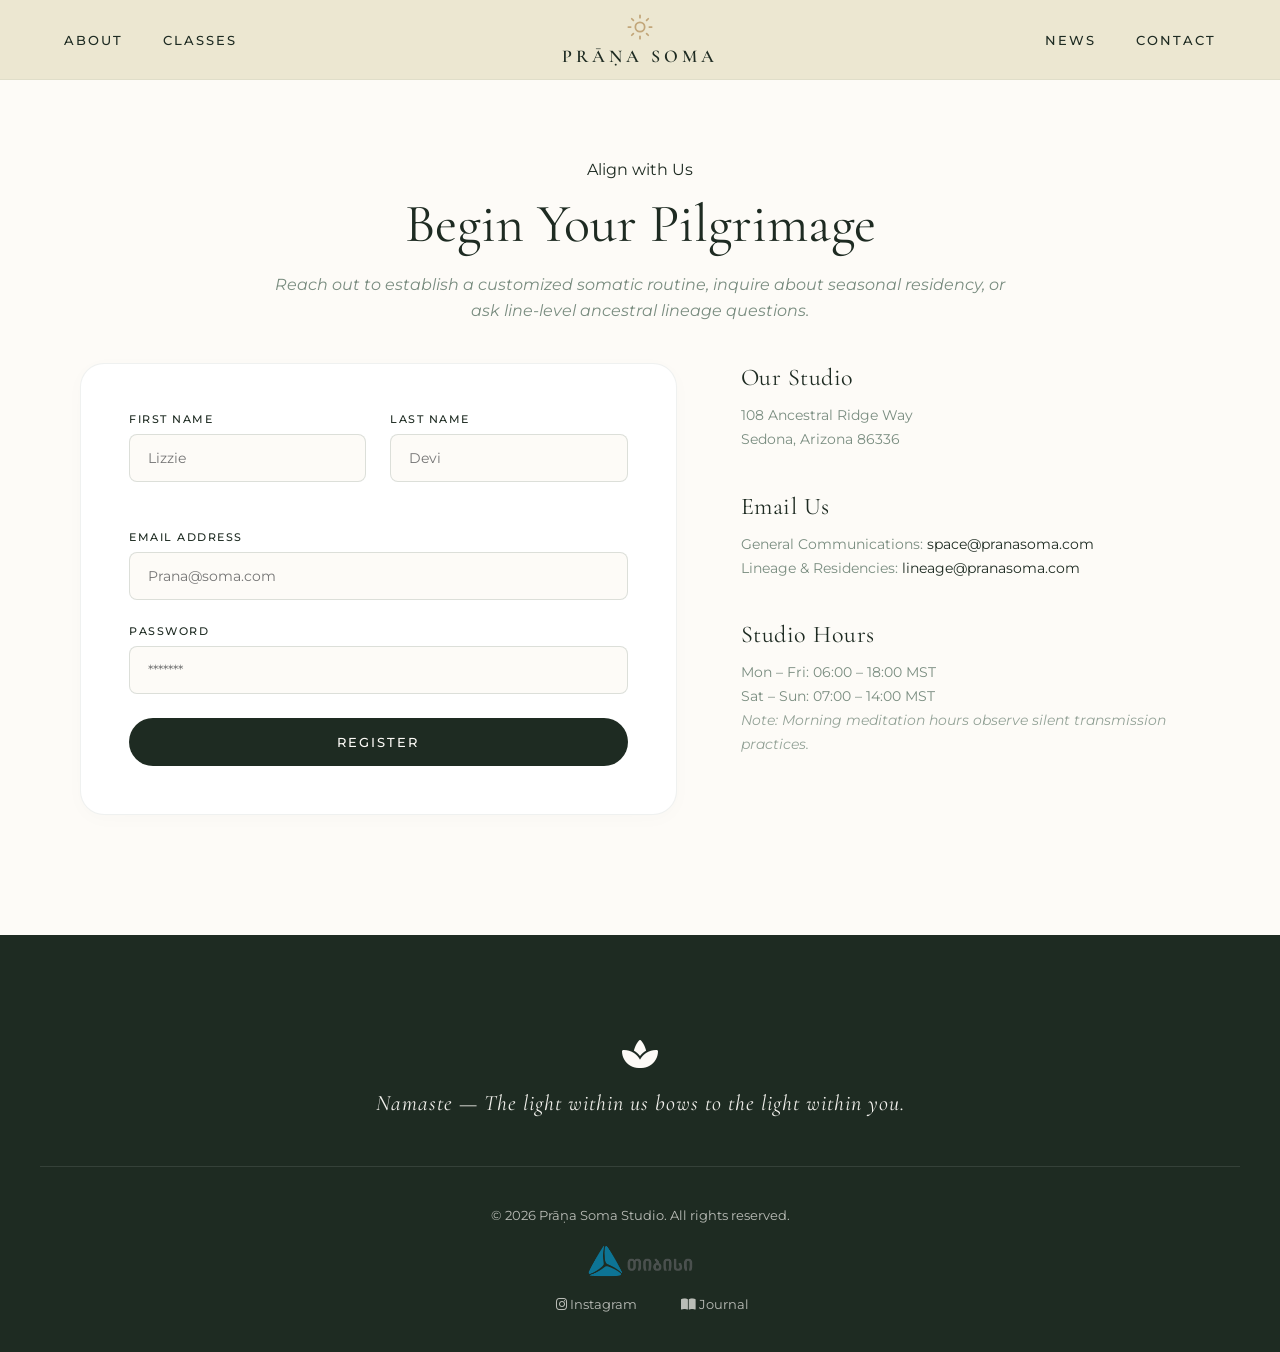
<file: contact.html>
<!DOCTYPE html>
<html lang="en">
<head>
    <meta charset="UTF-8">
    <meta name="viewport" content="width=device-width, initial-scale=1.0">
    <title>Connect | Prāṇa Soma Sanctuary</title>
    <link rel="stylesheet" href="https://cdnjs.cloudflare.com/ajax/libs/font-awesome/6.5.1/css/all.min.css" crossorigin="anonymous" referrerpolicy="no-referrer" />
    <link rel="preconnect" href="https://fonts.googleapis.com">
    <link rel="preconnect" href="https://fonts.gstatic.com" crossorigin>
    <link href="https://fonts.googleapis.com/css2?family=Cormorant+Garamond:ital,wght@0,400;0,500;1,400&family=Montserrat:wght@300;400;500&display=swap" rel="stylesheet">
    <link rel="stylesheet" href="./styles/contact.css">
</head>
<body>


   <header>
        <div class="nav-container">
            <div class="nav-links left-links">
                <a href="about.html">About</a>
                <a href="class.html">Classes</a>
            </div>
            
            <div class="logo-wrapper">
                <a href="index.html" class="sun-logo" aria-label="Prāṇa Soma Home">
                    <svg viewBox="0 0 24 24" fill="none" stroke="currentColor" stroke-width="1.5" stroke-linecap="round" stroke-linejoin="round">
                        <circle cx="12" cy="12" r="4"></circle>
                        <path d="M12 2v2M12 20v2M4.93 4.93l1.41 1.41M17.66 17.66l1.41 1.41M2 12h2M20 12h2M6.34 17.66l-1.41 1.41M19.07 4.93l-1.41 1.41"></path>
                    </svg>
                    <span class="studio-name" href="index.html">PRĀṆA SOMA</span>
                </a>
            </div>

            <div class="nav-links right-links">
                <a href="news.html">News</a>
                <a href="contact.html">Contact</a>
            </div>
        </div>
    </header>


    <main class="contact-wrapper">

        <section class="contact-intro">
            <div class="container-mid">
                <span class="decorator-text">Align with Us</span>
                <h1>Begin Your Pilgrimage</h1>
                <p class="contact-subtitle">Reach out to establish a customized somatic routine, inquire about seasonal residency, or ask line-level ancestral lineage questions.</p>
            </div>
        </section>

     
        <section class="container-wide">
            <div class="contact-split-layout">
                
            
                <div class="form-card">
                    <form action="#" method="POST">
                        <div class="form-group-row">
                            <div class="form-group">
                                <label for="fname">First Name</label>
                                <input type="text" id="fname" name="fname" required placeholder="Lizzie">
                            </div>
                            <div class="form-group">
                                <label for="lname">Last Name</label>
                                <input type="text" id="lname" name="lname" required placeholder="Devi">
                            </div>
                        </div>
                        <div class="form-group">
                            <label for="email">Email Address</label>
                            <input type="email" id="email" name="email" required placeholder="Prana@soma.com">
                        </div>
                        <div class="form-group">
                            <label for="email">Password</label>
                            <input type="email" id="Password" name="Password" required placeholder="*******">
                        </div>
                        <button type="submit" class="btn-submit">Register</button>
                    </form>
                </div>

       
                <div class="directory-pane">
                    <div class="info-block">
                        <h4>Our Studio</h4>
                        <p>108 Ancestral Ridge Way</p>
                        <p>Sedona, Arizona 86336</p>
                    </div>
                    <div class="info-block">
                        <h4>Email Us</h4>
                        <p>General Communications: <a href="mailto:space@pranasoma.com">space@pranasoma.com</a></p>
                        <p>Lineage & Residencies: <a href="mailto:lineage@pranasoma.com">lineage@pranasoma.com</a></p>
                    </div>
                    <div class="info-block">
                        <h4>Studio Hours</h4>
                        <p>Mon – Fri: 06:00 – 18:00 MST</p>
                        <p>Sat – Sun: 07:00 – 14:00 MST</p>
                        <p class="silent-note">Note: Morning meditation hours observe silent transmission practices.</p>
                    </div>
                </div>

            </div>
        </section>
    </main>

   
   <footer>
        <div class="footer-content">
            <div class="namaste-sign">
                <span class="icon-wrapper"><i class="fa-solid fa-spa"></i></span>
                <p class="namaste-text">Namaste — The light within us bows to the light within you.</p>
            </div>
            <hr class="footer-divider">
            <div class="footer-meta">
                <p class="copy">&copy; 2026 Prāṇa Soma Studio. All rights reserved.</p>
                <div class="footer-right-group">
                    <a href="https://www.tbcbank.ge" target="_blank" rel="noopener noreferrer" class="footer-logo-link" aria-label="Visit TBC Bank Ecosystem">
                     <div class="footer-logo-wrapper">
                        <img src="./images/თიბისი.png" alt="Prāṇa Soma Placeholder Logo" class="footer-logo-img">
                     </div>
                    </a>
                    <div class="social-links">
                        <a href="#" aria-label="Instagram"><i class="fa-brands fa-instagram"></i> Instagram</a>
                        <a href="#" aria-label="Journal"><i class="fa-solid fa-book-open"></i> Journal</a>
                    </div>
                </div>
            </div>
        </div>
    </footer>

</body>
</html>
</file>
<file: styles/contact.css>
:root {
    --bg-linen: #FDFBF7;
    --nav-sage-light: #F1F5F2;
    --forest-deep: #1E2B22;
    --sage-muted: #7A8D80;
    --gold-accent: #C2A679;
    --card-bg: #FFFFFF;
    --font-heading: 'Cormorant Garamond', serif;
    --font-body: 'Montserrat', sans-serif;
    --text-light: #FDFBF7;
}

* { 
    box-sizing: border-box;
    margin: 0;
    padding: 0; }

body {
    background-color: var(--bg-linen);
    color: var(--forest-deep);
    font-family: var(--font-body);
    padding-top: 90px; 
    -webkit-font-smothing: antialiased;
}


.container-wide { 
    width: 100%;
    max-width: 1200px;
    margin: 0 auto;
    padding: 0 40px;
    }
.container-mid {
    width: 100%;
    max-width: 800px;
    margin: 0 auto;
    padding: 0 20px;
     }

header {
    height: 90px;
    width: 100%;
   
    background:#ECE7D1; 
    backdrop-filter: blur(12px);
    -webkit-backdrop-filter: blur(12px);
    position: fixed;
    top: 0;
    left: 0;
    z-index: 1000;
    display: flex;
    align-items: center;
    border-bottom: 1px solid rgba(122, 141, 128, 0.1);
}

.nav-container {
    width: 100%;
    max-width: 1200px;
    margin: 0 auto;
    padding: 0 40px;
    display: grid;
    grid-template-columns: 1fr auto 1fr;
    align-items: center;
}

.nav-links {
    display: flex;
    gap: 40px;
    align-items: center;
}

.right-links {
    justify-content: flex-end;
}

.nav-links a {
    color: var(--forest-deep);
    text-decoration: none;
    font-size: 13px;
    font-weight: 500;
    letter-spacing: 2px;
    text-transform: uppercase;
    transition: color 0.3s ease;
}

.nav-links a:hover {
    color: var(--gold-accent);
}


.logo-wrapper {
    display: flex;
    justify-content: center;
    align-items: center;
}

.sun-logo {
    display: flex;
    flex-direction: column;
    align-items: center;
    text-decoration: none;
    color: var(--forest-deep);
}

.sun-logo svg {
    width: 28px;
    height: 28px;
    color: var(--gold-accent);
    margin-bottom: 4px;

    animation: slow-spin 20s linear infinite;
}

.studio-name {
    font-family: var(--font-heading);
    font-size: 18px;
    font-weight: 600;
    letter-spacing: 4px;
    color: var(--forest-deep);
}

.contact-intro {
    text-align: center;
    padding-top: 80px;
    padding-bottom: 40px;
    padding-left: 0;
    padding-right: 0;
}

.contact-intro h1 {
    font-family: var(--font-heading);
    font-size: 54px;
    font-weight: 400;
    margin-top: 12px;
    margin-bottom: 16px;
    margin-left: 0;
    margin-right: 0;
}

.contact-subtitle {
    font-size: 16px;
    line-height: 1.6;
    color: var(--sage-muted);
    font-style: italic;
}


.contact-split-layout {
    display: grid;
    grid-template-columns: 1.3fr 1fr;
    gap: 64px;
    margin-bottom: 120px;
}

.form-card {
    background-color: var(--card-bg);
    border-width: 1px;
    border-style: solid;
    border-color: rgba(122, 141, 128, 0.12);
    border-radius: 24px;
    padding-top: 48px;
    padding-bottom: 48px;
    padding-left: 48px;
    padding-right: 48px;
    box-shadow: 0 4px 20px rgba(30, 43, 34, 0.02);
}

.form-group-row {
    display: grid;
    grid-template-columns: 1fr 1fr;
    gap: 24px;
    margin-bottom: 24px;
}

.form-group {
    display: flex;
    flex-direction: column;
    gap: 8px;
    margin-bottom: 24px;
}

.form-group label {
    font-size: 11px;
    font-weight: 500;
    text-transform: uppercase;
    letter-spacing: 1.5px;
    color: var(--forest-deep);
}

.form-group input,
.form-group select,
.form-group textarea {
    width: 100%;
    padding-top: 14px;
    padding-bottom: 14px;
    padding-left: 18px;
    padding-right: 18px;
    border-width: 1px;
    border-style: solid;
    border-color: rgba(122, 141, 128, 0.25);
    background-color: var(--bg-linen);
    color: var(--forest-deep);
    font-family: var(--font-body);
    font-size: 14px;
    border-radius: 8px;
    transition: all 0.3s ease;
    outline: none;
    box-sizing: border-box;
}

.form-group input:focus,
.form-group select:focus,
.form-group textarea:focus {
    border-color: var(--gold-accent);
    box-shadow: 0 0 0 3px rgba(194, 166, 121, 0.1);
}

.form-group textarea {
    resize: vertical;
    min-height: 140px;
}

.btn-submit {
    width: 100%;
    background-color: var(--forest-deep);
    color: var(--bg-linen);
    border: none;
    padding-top: 16px;
    padding-bottom: 16px;
    padding-left: 32px;
    padding-right: 32px;
    border-radius: 50px;
    font-family: var(--font-body);
    font-size: 13px;
    font-weight: 500;
    letter-spacing: 2px;
    text-transform: uppercase;
    cursor: pointer;
    transition: all 0.3s ease;
}

.btn-submit:hover {
    background-color: var(--gold-accent);
}

.social-links a {
    color: var(--text-light);
    text-decoration: none;
    margin-left: 24px;
    transition: color 0.3s ease;
}

.social-links a:hover {
    color: var(--gold-accent);
}


    
.directory-pane {
    display: flex;
    flex-direction: column;
    gap: 40px;
}

.info-block h4 {
    font-family: var(--font-heading);
    font-size: 24px;
    font-weight: 400;
    margin-top: 0;
    margin-bottom: 12px;
    margin-left: 0;
    margin-right: 0;
    letter-spacing: 0.5px;
}

.info-block p {
    font-size: 14px;
    line-height: 1.7;
    color: var(--sage-muted);
    margin: 0;
}

.info-block a {
    color: var(--forest-deep);
    text-decoration: none;
    transition: color 0.3s ease;
}

.info-block a:hover {
    color: var(--gold-accent);
}

.silent-note {
    font-style: italic;
    opacity: 0.8;
}

footer {
    background-color: var(--forest-deep);
    color: var(--text-light);
    padding: 100px 20px 40px;
}

.footer-content {
    max-width: 1200px;
    margin: 0 auto;
    text-align: center;
}

.namaste-sign {
    margin-bottom: 50px;
}

.namaste-sign span {
    font-size: 32px;
    display: inline-block;
    margin-bottom: 16px;
}

.namaste-text {
    font-family: var(--font-heading);
    font-size: 22px;
    font-style: italic;
    opacity: 0.95;
    letter-spacing: 1px;
}

.footer-divider {
    border: none;
    border-top: 1px solid rgba(253, 251, 247, 0.1);
    margin-bottom: 40px;
}

.footer-meta {
    display: flex;
    justify-content: space-between;
    align-items: flex-end; 
    font-size: 13px;
    opacity: 0.7;
}

.social-links a {
    color: var(--text-light);
    text-decoration: none;
    transition: color 0.3s ease;
}

.social-links a:hover {
    color: var(--gold-accent);
} 

.footer-right-group {
    display: flex;
    flex-direction: column;
    align-items: flex-end; 
    gap: 12px;             
}

.footer-logo-wrapper {
    display: block;
    margin: 0;
}

.footer-logo-img {
    height: 38px;     
    width: auto;
    object-fit: contain;
    opacity: 0.8;
    transition: opacity 0.3s ease;
}

.footer-logo-img:hover {
    opacity: 1;
}

.social-links {
    display: flex;
    gap: 20px;
}


@keyframes slow-spin {
    0% {
        transform: rotate(0deg);
    }
    100% {
        transform: rotate(360deg);
    }
}



@media (max-width: 992px) {
    .contact-split-layout {
        grid-template-columns: 1fr;
        gap: 48px;
    }
}

@media (max-width: 768px) {
    .contact-intro h1 {
        font-size: 38px;
    }
    .contact-intro {
        padding-top: 60px;
        padding-bottom: 20px;
    }
    .form-card {
        padding-top: 32px;
        padding-bottom: 32px;
        padding-left: 24px;
        padding-right: 24px;
    }
    .form-group-row {
        grid-template-columns: 1fr;
        gap: 0;
    }
}
@media (max-width: 992px) {
    .container-wide { padding: 0 24px; }
    .featured-story { grid-template-columns: 1fr; } 
    .featured-img-frame { min-height: 320px; height: 320px; }
    .featured-text-frame { padding: 36px; }
}

@media (max-width: 768px) {}
    body { padding-top: 80px; }
    header { height: 80px; }
    .nav-container { padding: 0 24px; }
    .footer-meta { 
        flex-direction: column; 
        align-items: center;
        gap: 20px; 
        text-align: center; 
    }
    .footer-right-group {
        align-items: center; 
    }
</file>
<file: contact/style/contact.css>
:root {
    --bg-linen: #FDFBF7;
    --nav-sage-light: #F1F5F2;
    --forest-deep: #1E2B22;
    --sage-muted: #7A8D80;
    --gold-accent: #C2A679;
    --card-bg: #FFFFFF;
    --font-heading: 'Cormorant Garamond', serif;
    --font-body: 'Montserrat', sans-serif;
    --text-light: #FDFBF7;
}

* { 
    box-sizing: border-box;
    margin: 0;
    padding: 0; }

body {
    background-color: var(--bg-linen);
    color: var(--forest-deep);
    font-family: var(--font-body);
    padding-top: 90px; 
    -webkit-font-smothing: antialiased;
}


.container-wide { 
    width: 100%;
    max-width: 1200px;
    margin: 0 auto;
    padding: 0 40px;
    }
.container-mid {
    width: 100%;
    max-width: 800px;
    margin: 0 auto;
    padding: 0 20px;
     }

header {
    height: 90px;
    width: 100%;
   
    background:#ECE7D1; 
    backdrop-filter: blur(12px);
    -webkit-backdrop-filter: blur(12px);
    position: fixed;
    top: 0;
    left: 0;
    z-index: 1000;
    display: flex;
    align-items: center;
    border-bottom: 1px solid rgba(122, 141, 128, 0.1);
}

.nav-container {
    width: 100%;
    max-width: 1200px;
    margin: 0 auto;
    padding: 0 40px;
    display: grid;
    grid-template-columns: 1fr auto 1fr;
    align-items: center;
}

.nav-links {
    display: flex;
    gap: 40px;
    align-items: center;
}

.right-links {
    justify-content: flex-end;
}

.nav-links a {
    color: var(--forest-deep);
    text-decoration: none;
    font-size: 13px;
    font-weight: 500;
    letter-spacing: 2px;
    text-transform: uppercase;
    transition: color 0.3s ease;
}

.nav-links a:hover {
    color: var(--gold-accent);
}


.logo-wrapper {
    display: flex;
    justify-content: center;
    align-items: center;
}

.sun-logo {
    display: flex;
    flex-direction: column;
    align-items: center;
    text-decoration: none;
    color: var(--forest-deep);
}

.sun-logo svg {
    width: 28px;
    height: 28px;
    color: var(--gold-accent);
    margin-bottom: 4px;

    animation: slow-spin 20s linear infinite;
}

.studio-name {
    font-family: var(--font-heading);
    font-size: 18px;
    font-weight: 600;
    letter-spacing: 4px;
    color: var(--forest-deep);
}

.contact-intro {
    text-align: center;
    padding-top: 80px;
    padding-bottom: 40px;
    padding-left: 0;
    padding-right: 0;
}

.contact-intro h1 {
    font-family: var(--font-heading);
    font-size: 54px;
    font-weight: 400;
    margin-top: 12px;
    margin-bottom: 16px;
    margin-left: 0;
    margin-right: 0;
}

.contact-subtitle {
    font-size: 16px;
    line-height: 1.6;
    color: var(--sage-muted);
    font-style: italic;
}


.contact-split-layout {
    display: grid;
    grid-template-columns: 1.3fr 1fr;
    gap: 64px;
    margin-bottom: 120px;
}

.form-card {
    background-color: var(--card-bg);
    border-width: 1px;
    border-style: solid;
    border-color: rgba(122, 141, 128, 0.12);
    border-radius: 24px;
    padding-top: 48px;
    padding-bottom: 48px;
    padding-left: 48px;
    padding-right: 48px;
    box-shadow: 0 4px 20px rgba(30, 43, 34, 0.02);
}

.form-group-row {
    display: grid;
    grid-template-columns: 1fr 1fr;
    gap: 24px;
    margin-bottom: 24px;
}

.form-group {
    display: flex;
    flex-direction: column;
    gap: 8px;
    margin-bottom: 24px;
}

.form-group label {
    font-size: 11px;
    font-weight: 500;
    text-transform: uppercase;
    letter-spacing: 1.5px;
    color: var(--forest-deep);
}

.form-group input,
.form-group select,
.form-group textarea {
    width: 100%;
    padding-top: 14px;
    padding-bottom: 14px;
    padding-left: 18px;
    padding-right: 18px;
    border-width: 1px;
    border-style: solid;
    border-color: rgba(122, 141, 128, 0.25);
    background-color: var(--bg-linen);
    color: var(--forest-deep);
    font-family: var(--font-body);
    font-size: 14px;
    border-radius: 8px;
    transition: all 0.3s ease;
    outline: none;
    box-sizing: border-box;
}

.form-group input:focus,
.form-group select:focus,
.form-group textarea:focus {
    border-color: var(--gold-accent);
    box-shadow: 0 0 0 3px rgba(194, 166, 121, 0.1);
}

.form-group textarea {
    resize: vertical;
    min-height: 140px;
}

.btn-submit {
    width: 100%;
    background-color: var(--forest-deep);
    color: var(--bg-linen);
    border: none;
    padding-top: 16px;
    padding-bottom: 16px;
    padding-left: 32px;
    padding-right: 32px;
    border-radius: 50px;
    font-family: var(--font-body);
    font-size: 13px;
    font-weight: 500;
    letter-spacing: 2px;
    text-transform: uppercase;
    cursor: pointer;
    transition: all 0.3s ease;
}

.btn-submit:hover {
    background-color: var(--gold-accent);
}

.social-links a {
    color: var(--text-light);
    text-decoration: none;
    margin-left: 24px;
    transition: color 0.3s ease;
}

.social-links a:hover {
    color: var(--gold-accent);
}


    
.directory-pane {
    display: flex;
    flex-direction: column;
    gap: 40px;
}

.info-block h4 {
    font-family: var(--font-heading);
    font-size: 24px;
    font-weight: 400;
    margin-top: 0;
    margin-bottom: 12px;
    margin-left: 0;
    margin-right: 0;
    letter-spacing: 0.5px;
}

.info-block p {
    font-size: 14px;
    line-height: 1.7;
    color: var(--sage-muted);
    margin: 0;
}

.info-block a {
    color: var(--forest-deep);
    text-decoration: none;
    transition: color 0.3s ease;
}

.info-block a:hover {
    color: var(--gold-accent);
}

.silent-note {
    font-style: italic;
    opacity: 0.8;
}

footer {
    background-color: var(--forest-deep);
    color: var(--text-light);
    padding: 100px 20px 40px;
}

.footer-content {
    max-width: 1200px;
    margin: 0 auto;
    text-align: center;
}

.namaste-sign {
    margin-bottom: 50px;
}

.namaste-sign span {
    font-size: 32px;
    display: inline-block;
    margin-bottom: 16px;
}

.namaste-text {
    font-family: var(--font-heading);
    font-size: 22px;
    font-style: italic;
    opacity: 0.95;
    letter-spacing: 1px;
}

.footer-divider {
    border: none;
    border-top: 1px solid rgba(253, 251, 247, 0.1);
    margin-bottom: 40px;
}

.footer-meta {
    display: flex;
    justify-content: space-between;
    align-items: flex-end; 
    font-size: 13px;
    opacity: 0.7;
}

.social-links a {
    color: var(--text-light);
    text-decoration: none;
    transition: color 0.3s ease;
}

.social-links a:hover {
    color: var(--gold-accent);
} 

.footer-right-group {
    display: flex;
    flex-direction: column;
    align-items: flex-end; 
    gap: 12px;             
}

.footer-logo-wrapper {
    display: block;
    margin: 0;
}

.footer-logo-img {
    height: 38px;     
    width: auto;
    object-fit: contain;
    opacity: 0.8;
    transition: opacity 0.3s ease;
}

.footer-logo-img:hover {
    opacity: 1;
}

.social-links {
    display: flex;
    gap: 20px;
}


@keyframes slow-spin {
    0% {
        transform: rotate(0deg);
    }
    100% {
        transform: rotate(360deg);
    }
}



@media (max-width: 992px) {
    .contact-split-layout {
        grid-template-columns: 1fr;
        gap: 48px;
    }
}

@media (max-width: 768px) {
    .contact-intro h1 {
        font-size: 38px;
    }
    .contact-intro {
        padding-top: 60px;
        padding-bottom: 20px;
    }
    .form-card {
        padding-top: 32px;
        padding-bottom: 32px;
        padding-left: 24px;
        padding-right: 24px;
    }
    .form-group-row {
        grid-template-columns: 1fr;
        gap: 0;
    }
}
@media (max-width: 992px) {
    .container-wide { padding: 0 24px; }
    .featured-story { grid-template-columns: 1fr; } 
    .featured-img-frame { min-height: 320px; height: 320px; }
    .featured-text-frame { padding: 36px; }
}

@media (max-width: 768px) {}
    body { padding-top: 80px; }
    header { height: 80px; }
    .nav-container { padding: 0 24px; }
    .footer-meta { 
        flex-direction: column; 
        align-items: center;
        gap: 20px; 
        text-align: center; 
    }
    .footer-right-group {
        align-items: center; 
    }
</file>
